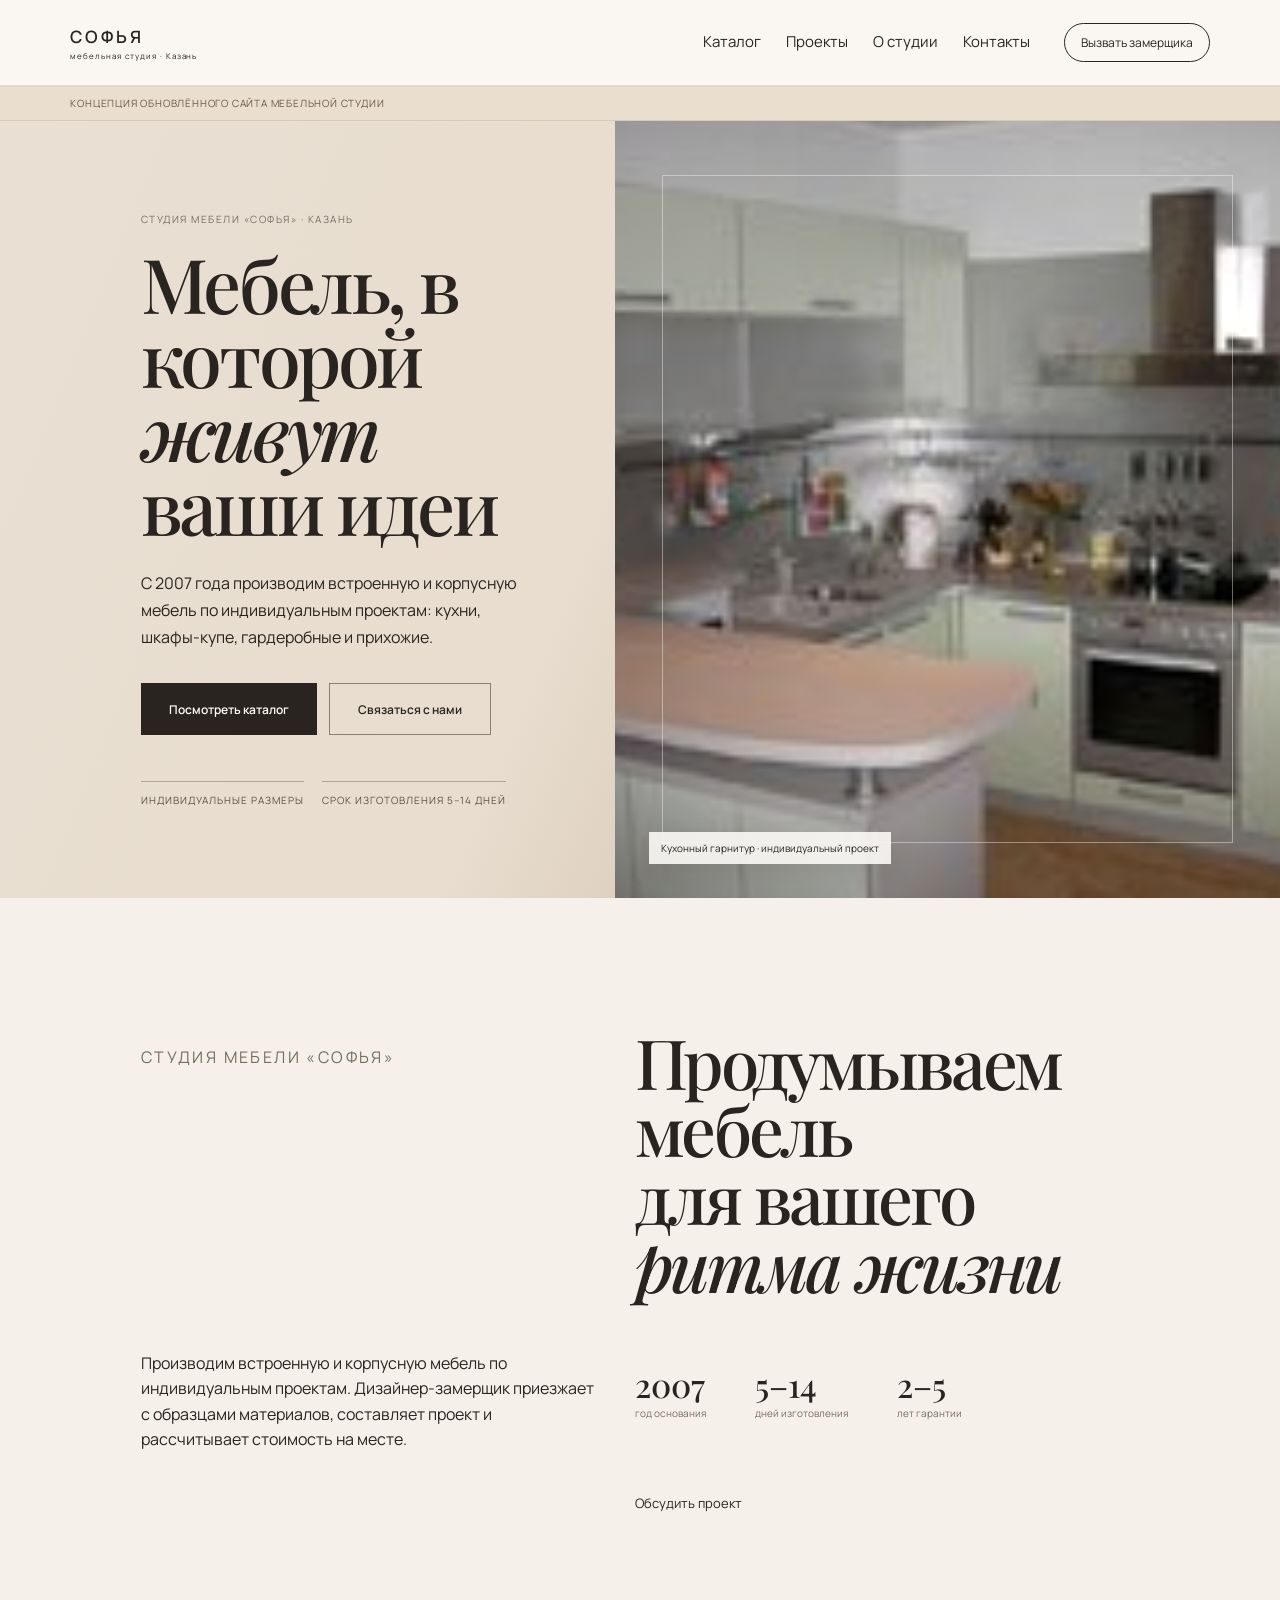
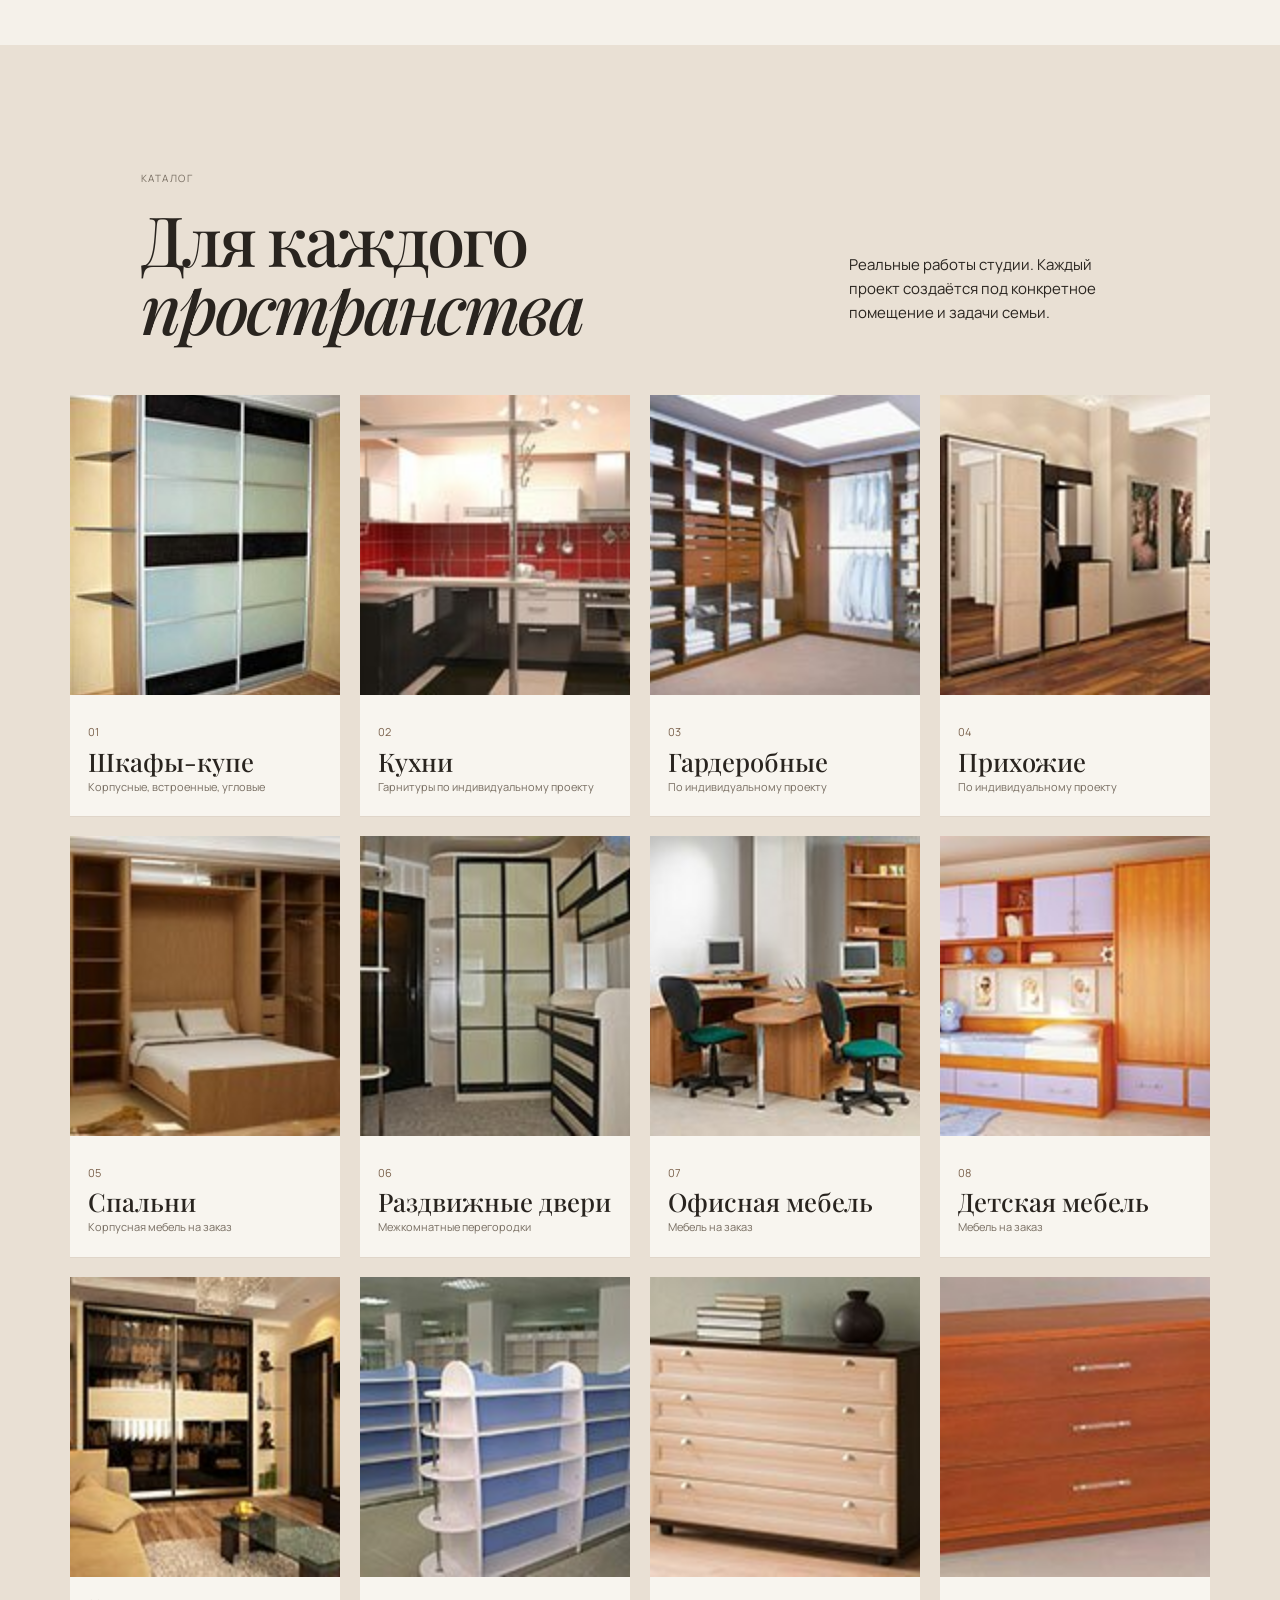
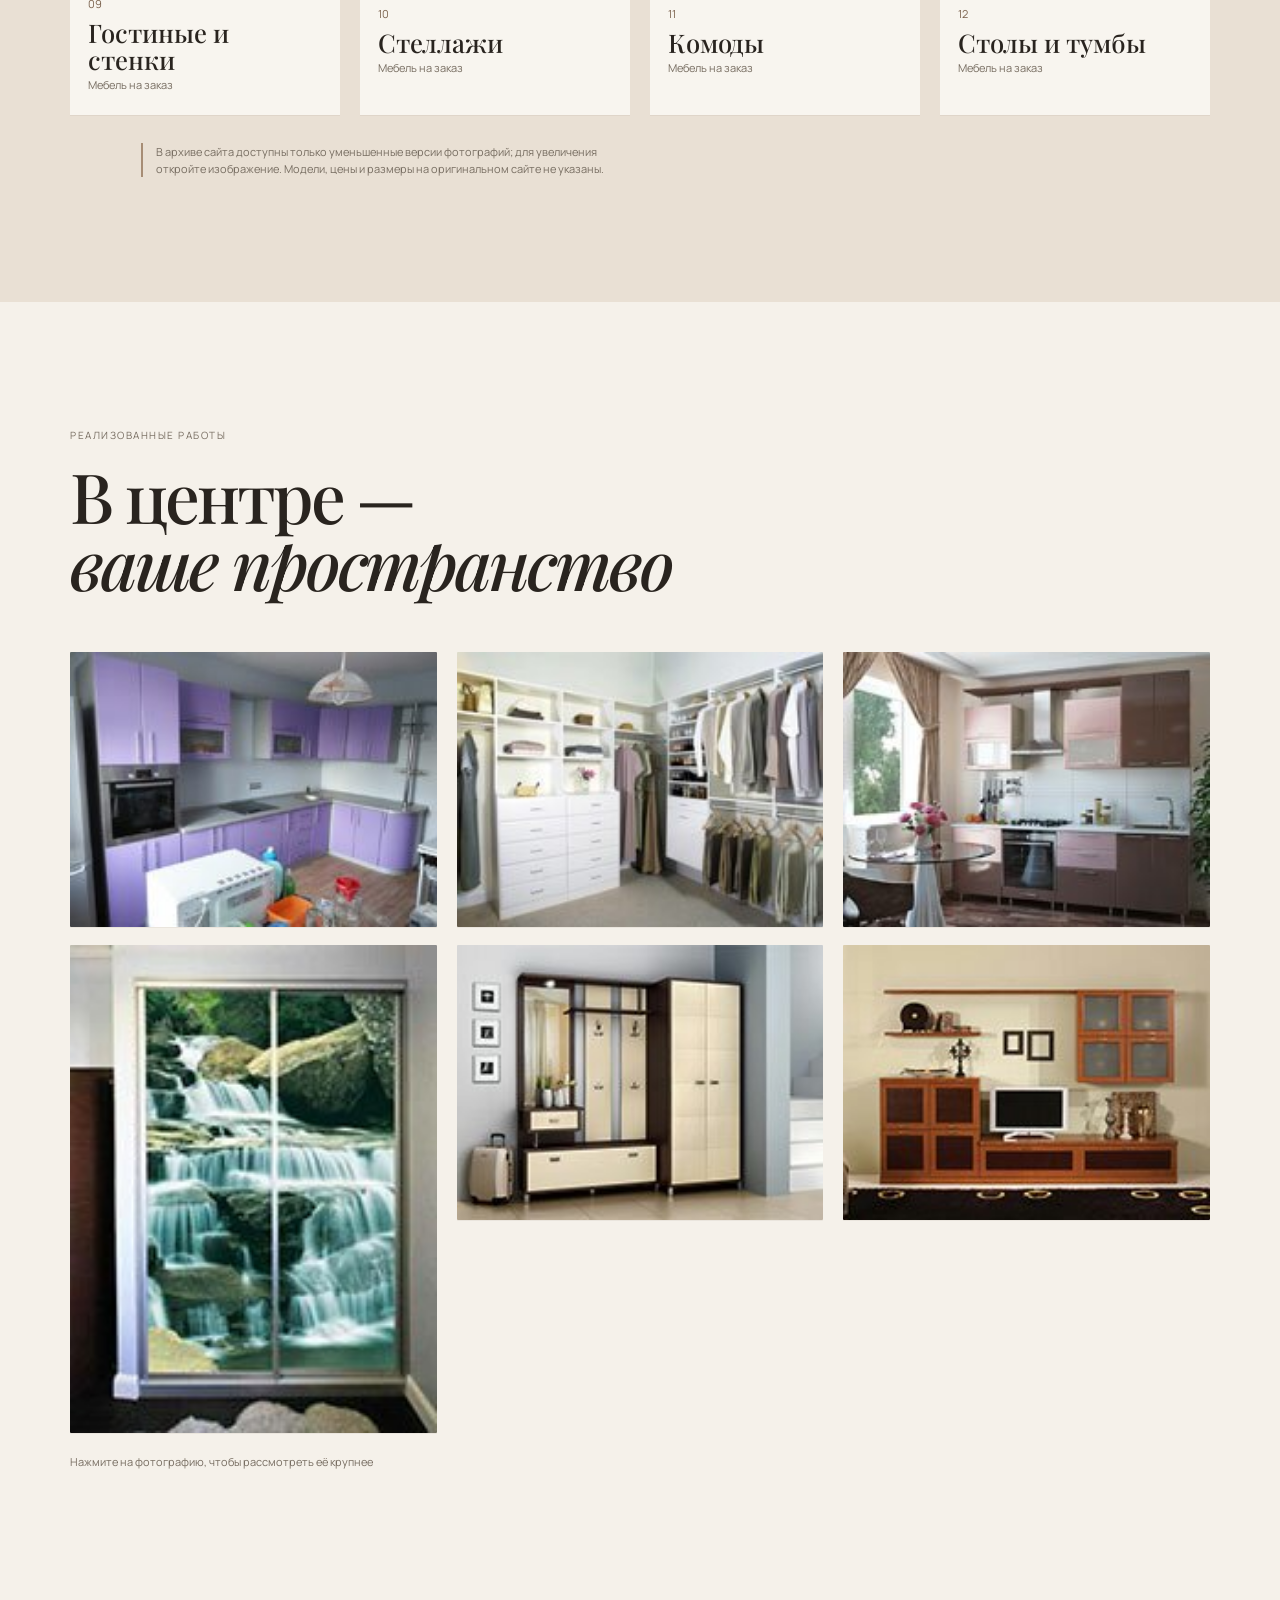
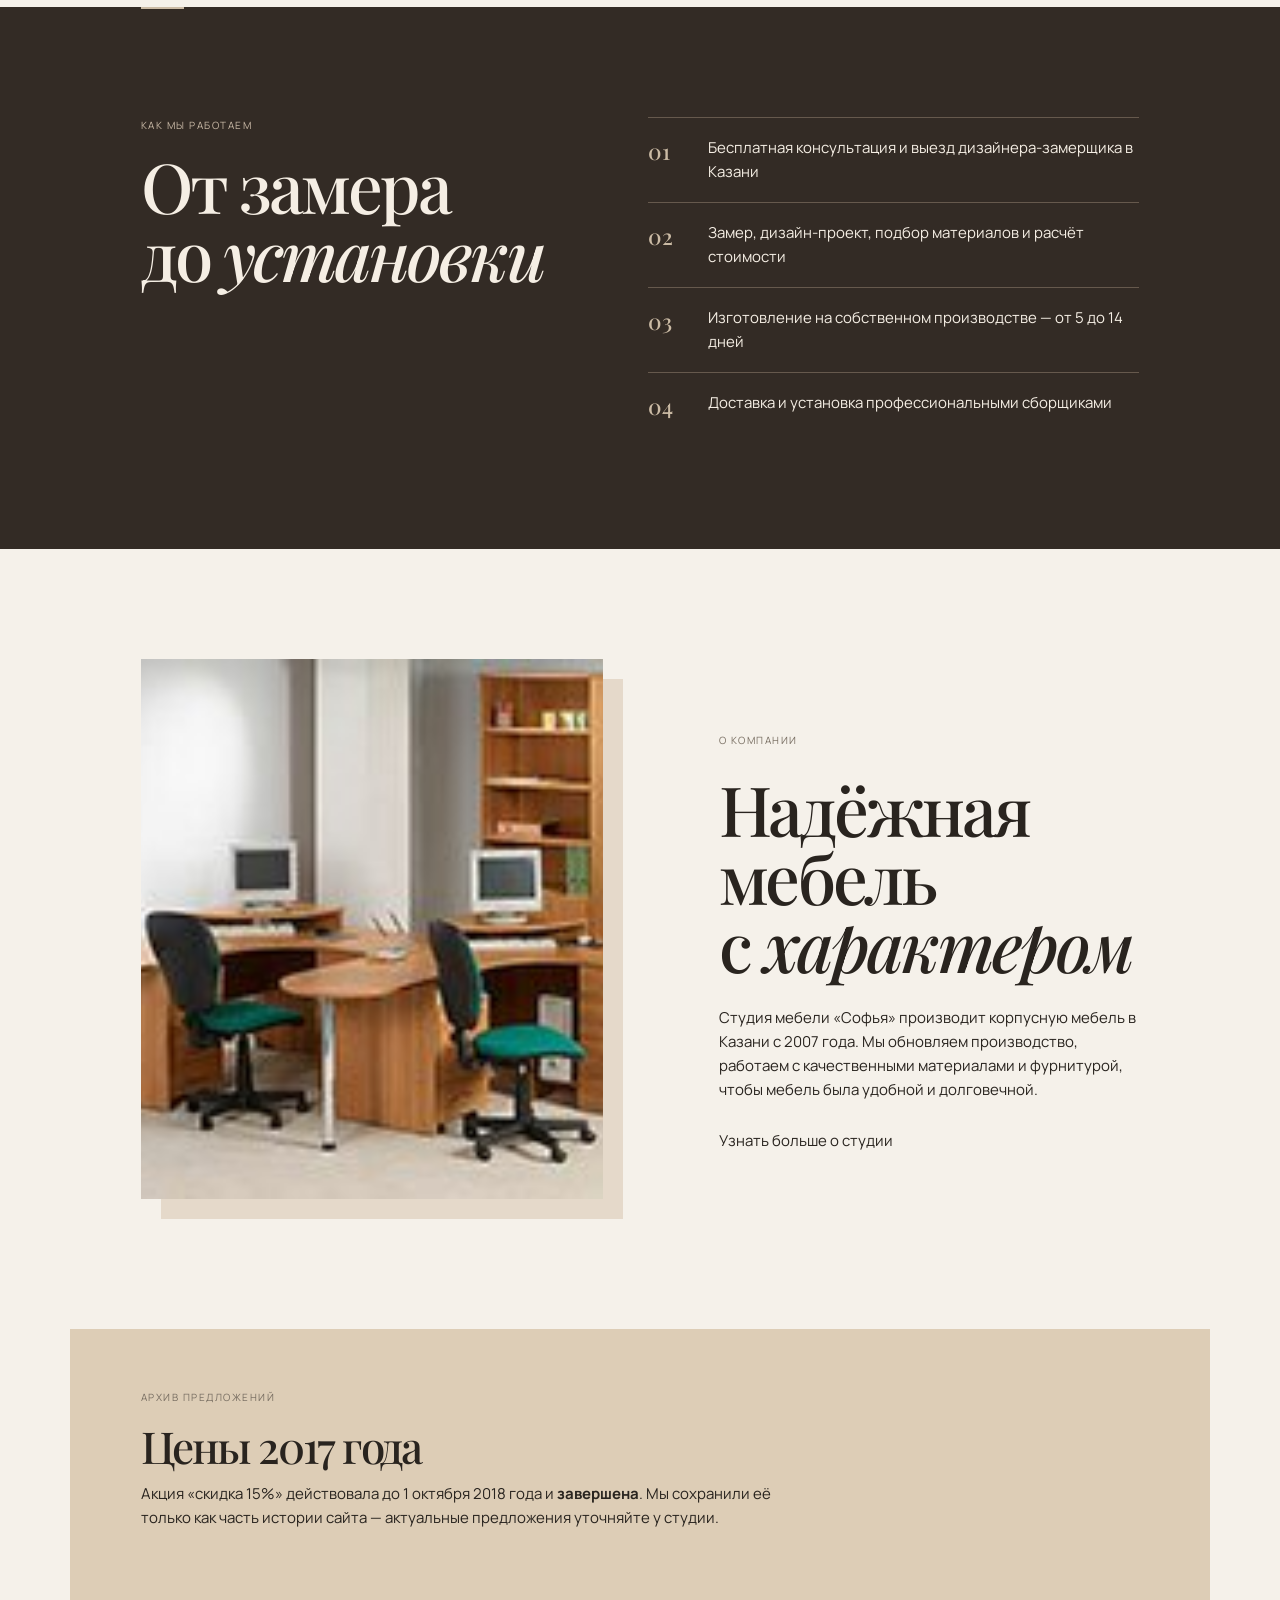
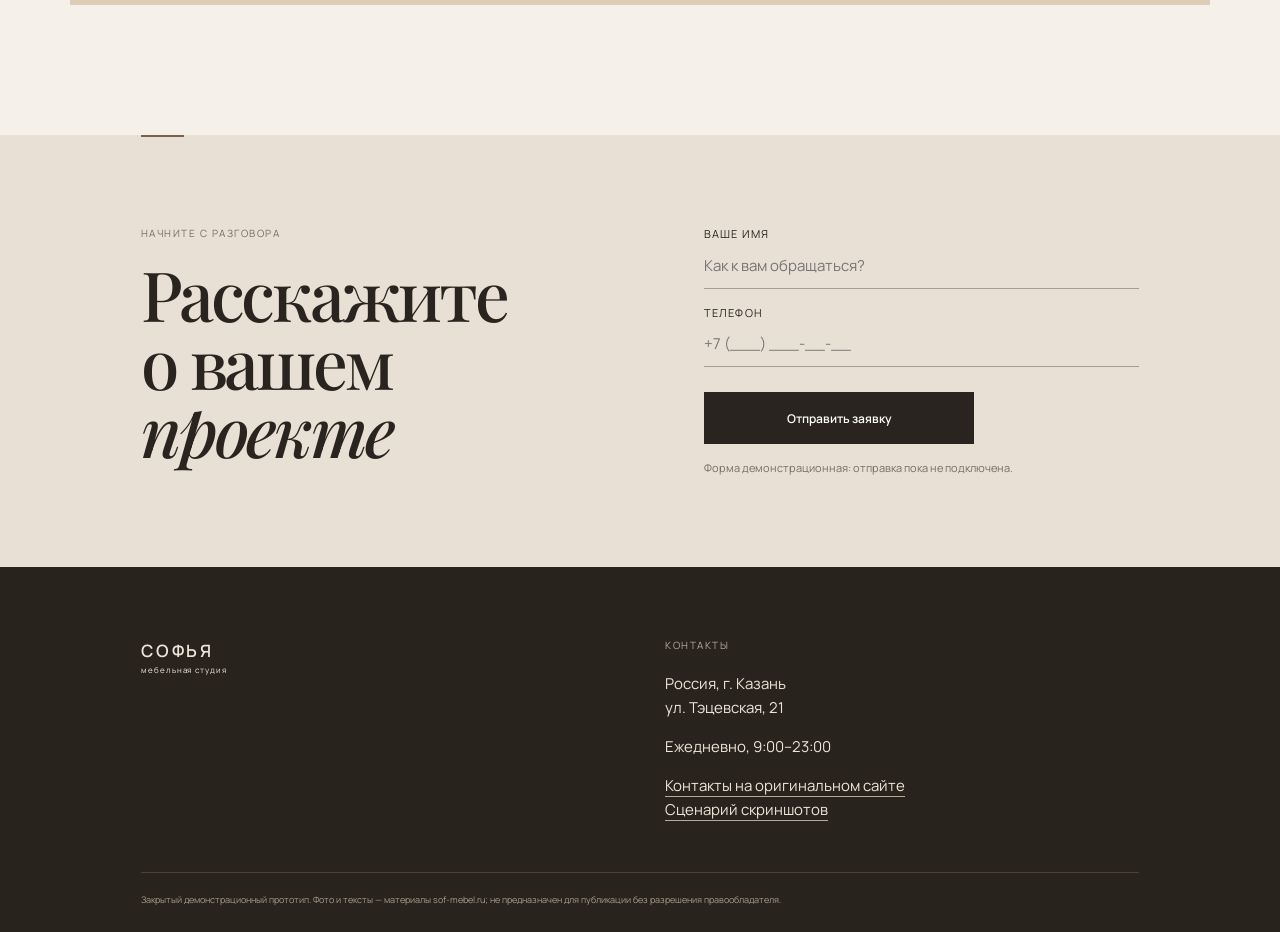
<file: index.html>
<!doctype html>
<html lang="ru"><head><meta charset="utf-8"><meta name="viewport" content="width=device-width,initial-scale=1"><title>Софья — мебель на заказ в Казани</title><meta name="description" content="Закрытый демонстрационный редизайн студии мебели Софья."><link rel="stylesheet" href="styles.css?v=20261116"><link rel="stylesheet" href="enhancements.css?v=20261116"><link rel="stylesheet" href="final-polish.css?v=20261116"><link rel="stylesheet" href="presentation.css?v=20261116"></head>
<body>
<header><a class="brand" href="#top">СОФЬЯ <small>мебельная студия · Казань</small></a><button class="menu" aria-label="Открыть меню">Меню</button><nav><a href="#catalog">Каталог</a><a href="#projects">Проекты</a><a href="#about">О студии</a><a href="#contacts">Контакты</a></nav><a class="pill" href="#request">Вызвать замерщика</a></header><aside class="demo-notice" aria-label="Статус сайта">Концепция обновлённого сайта мебельной студии</aside>
<main id="top"><section class="hero"><div class="hero-copy"><p class="eyebrow">Студия мебели «Софья» · Казань</p><h1>Мебель, в которой<br><i>живут</i> ваши идеи</h1><p class="lead">С 2007 года производим встроенную и корпусную мебель по индивидуальным проектам: кухни, шкафы‑купе, гардеробные и прихожие.</p><div class="actions"><a class="button" href="#catalog">Посмотреть каталог</a><a class="button button-quiet" href="#contacts">Связаться с нами</a></div><div class="hero-proof"><span>Индивидуальные размеры</span><span>Срок изготовления 5–14 дней</span></div></div><figure><img src="assets/images/products/kitchen-kuh001.jpg" alt="Кухня студии Софья"><figcaption>Кухонный гарнитур · индивидуальный проект</figcaption></figure></section>
<section class="intro"><p class="eyebrow">Студия мебели «Софья»</p><h2>Продумываем мебель<br>для вашего <i>ритма жизни</i></h2><p>Производим встроенную и корпусную мебель по индивидуальным проектам. Дизайнер-замерщик приезжает с образцами материалов, составляет проект и рассчитывает стоимость на месте.</p><div class="stats"><b>2007 <small>год основания</small></b><b>5–14 <small>дней изготовления</small></b><b>2–5 <small>лет гарантии</small></b></div><a class="intro-cta text-link" href="#request">Обсудить проект</a></section>
<section id="catalog" class="catalog"><div class="section-head"><div><p class="eyebrow">Каталог</p><h2>Для каждого<br><i>пространства</i></h2></div><p>Реальные работы студии. Каждый проект создаётся под конкретное помещение и задачи семьи.</p></div><div class="cards"><article data-image="assets/images/products/wardrobe-cupe072.jpg"><img src="assets/images/products/wardrobe-cupe072.jpg" alt="Шкаф-купе"><div><span>01</span><h3>Шкафы‑купе</h3><p>Корпусные, встроенные, угловые</p></div></article><article data-image="assets/images/products/kitchen-kuh002.jpg"><img src="assets/images/products/kitchen-kuh002.jpg" alt="Кухонный гарнитур"><div><span>02</span><h3>Кухни</h3><p>Гарнитуры по индивидуальному проекту</p></div></article><article data-image="assets/images/products/dressing-gard001.jpg"><img src="assets/images/products/dressing-gard001.jpg" alt="Гардеробная"><div><span>03</span><h3>Гардеробные</h3><p>По индивидуальному проекту</p></div></article><article data-image="assets/images/products/hallway-prih012.jpg"><img src="assets/images/products/hallway-prih012.jpg" alt="Прихожая"><div><span>04</span><h3>Прихожие</h3><p>По индивидуальному проекту</p></div></article><article data-image="assets/images/projects/bedroom-zak022.jpg"><img src="assets/images/projects/bedroom-zak022.jpg" alt="Спальня"><div><span>05</span><h3>Спальни</h3><p>Корпусная мебель на заказ</p></div></article><article data-image="assets/images/projects/sliding-doors-zak030.jpg"><img src="assets/images/projects/sliding-doors-zak030.jpg" alt="Раздвижные двери и перегородки"><div><span>06</span><h3>Раздвижные двери</h3><p>Межкомнатные перегородки</p></div></article><article data-image="assets/images/projects/office-ofis034.jpg"><img src="assets/images/projects/office-ofis034.jpg" alt="Офисная мебель"><div><span>07</span><h3>Офисная мебель</h3><p>Мебель на заказ</p></div></article><article data-image="assets/images/projects/childrens-zak019.jpg"><img src="assets/images/projects/childrens-zak019.jpg" alt="Детская мебель"><div><span>08</span><h3>Детская мебель</h3><p>Мебель на заказ</p></div></article><article data-image="assets/images/projects/living-wall-zak004.jpg"><img src="assets/images/projects/living-wall-zak004.jpg" alt="Гостиная и стенка"><div><span>09</span><h3>Гостиные и стенки</h3><p>Мебель на заказ</p></div></article><article data-image="assets/images/projects/shelving-zak021.jpg"><img src="assets/images/projects/shelving-zak021.jpg" alt="Стеллаж"><div><span>10</span><h3>Стеллажи</h3><p>Мебель на заказ</p></div></article><article data-image="assets/images/projects/chest-zak008.jpg"><img src="assets/images/projects/chest-zak008.jpg" alt="Комод"><div><span>11</span><h3>Комоды</h3><p>Мебель на заказ</p></div></article><article data-image="assets/images/projects/table-cabinet-zak024.jpg"><img src="assets/images/projects/table-cabinet-zak024.jpg" alt="Столы и тумбы"><div><span>12</span><h3>Столы и тумбы</h3><p>Мебель на заказ</p></div></article></div><p class="catalog-note">В архиве сайта доступны только уменьшенные версии фотографий; для увеличения откройте изображение. Модели, цены и размеры на оригинальном сайте не указаны.</p></section>
<section id="projects" class="projects"><p class="eyebrow">Реализованные работы</p><h2>В центре —<br><i>ваше пространство</i></h2><div class="masonry"><img src="assets/images/products/kitchen-kuh004.jpg" alt="Реализованный кухонный проект"><img src="assets/images/products/wardrobe-cupe073.jpg" alt="Реализованный шкаф-купе"><img src="assets/images/products/dressing-gard002.jpg" alt="Реализованная гардеробная"><img src="assets/images/products/hallway-prih013.jpg" alt="Реализованная прихожая"><img src="assets/images/products/kitchen-kuh009.jpg" alt="Кухня студии Софья"><img src="assets/images/interiors/02f5cd6f47b9f60f.jpg" alt="Интерьер с мебелью Софья"></div><p class="hint">Нажмите на фотографию, чтобы рассмотреть её крупнее</p></section>
<section class="process"><div><p class="eyebrow">Как мы работаем</p><h2>От замера<br>до <i>установки</i></h2></div><ol><li><b>01</b><span>Бесплатная консультация и выезд дизайнера-замерщика в Казани</span></li><li><b>02</b><span>Замер, дизайн-проект, подбор материалов и расчёт стоимости</span></li><li><b>03</b><span>Изготовление на собственном производстве — от 5 до 14 дней</span></li><li><b>04</b><span>Доставка и установка профессиональными сборщиками</span></li></ol></section>
<section id="about" class="about"><img src="assets/images/projects/007207497b61dbdc.jpg" alt="Мебель студии Софья"><div><p class="eyebrow">О компании</p><h2>Надёжная мебель<br>с <i>характером</i></h2><p>Студия мебели «Софья» производит корпусную мебель в Казани с 2007 года. Мы обновляем производство, работаем с качественными материалами и фурнитурой, чтобы мебель была удобной и долговечной.</p><a class="text-link" href="#contacts">Узнать больше о студии</a></div></section>
<section class="archive"><p class="eyebrow">Архив предложений</p><h2>Цены 2017 года</h2><p>Акция «скидка 15%» действовала до 1 октября 2018 года и <b>завершена</b>. Мы сохранили её только как часть истории сайта — актуальные предложения уточняйте у студии.</p></section>
<section id="request" class="request"><div><p class="eyebrow">Начните с разговора</p><h2>Расскажите<br>о вашем <i>проекте</i></h2></div><form><label>Ваше имя<input required placeholder="Как к вам обращаться?"></label><label>Телефон<input type="tel" required placeholder="+7 (___) ___-__-__"></label><button class="button" type="submit">Отправить заявку</button><p class="form-note" aria-live="polite">Форма демонстрационная: отправка пока не подключена.</p></form></section>
</main><footer id="contacts"><div class="brand">СОФЬЯ <small>мебельная студия</small></div><div><p class="eyebrow">Контакты</p><p>Россия, г. Казань<br>ул. Тэцевская, 21</p><p>Ежедневно, 9:00–23:00</p><a href="https://sof-mebel.ru/o-kompanii/kontakty" target="_blank" rel="noreferrer">Контакты на оригинальном сайте</a><br><a href="screenshots.html">Сценарий скриншотов</a></div><small>Закрытый демонстрационный прототип. Фото и тексты — материалы sof-mebel.ru; не предназначен для публикации без разрешения правообладателя.</small></footer><dialog><button aria-label="Закрыть">×</button><img alt="Увеличенное фото"></dialog><script src="script.js?v=20261116"></script></body></html>
</file>
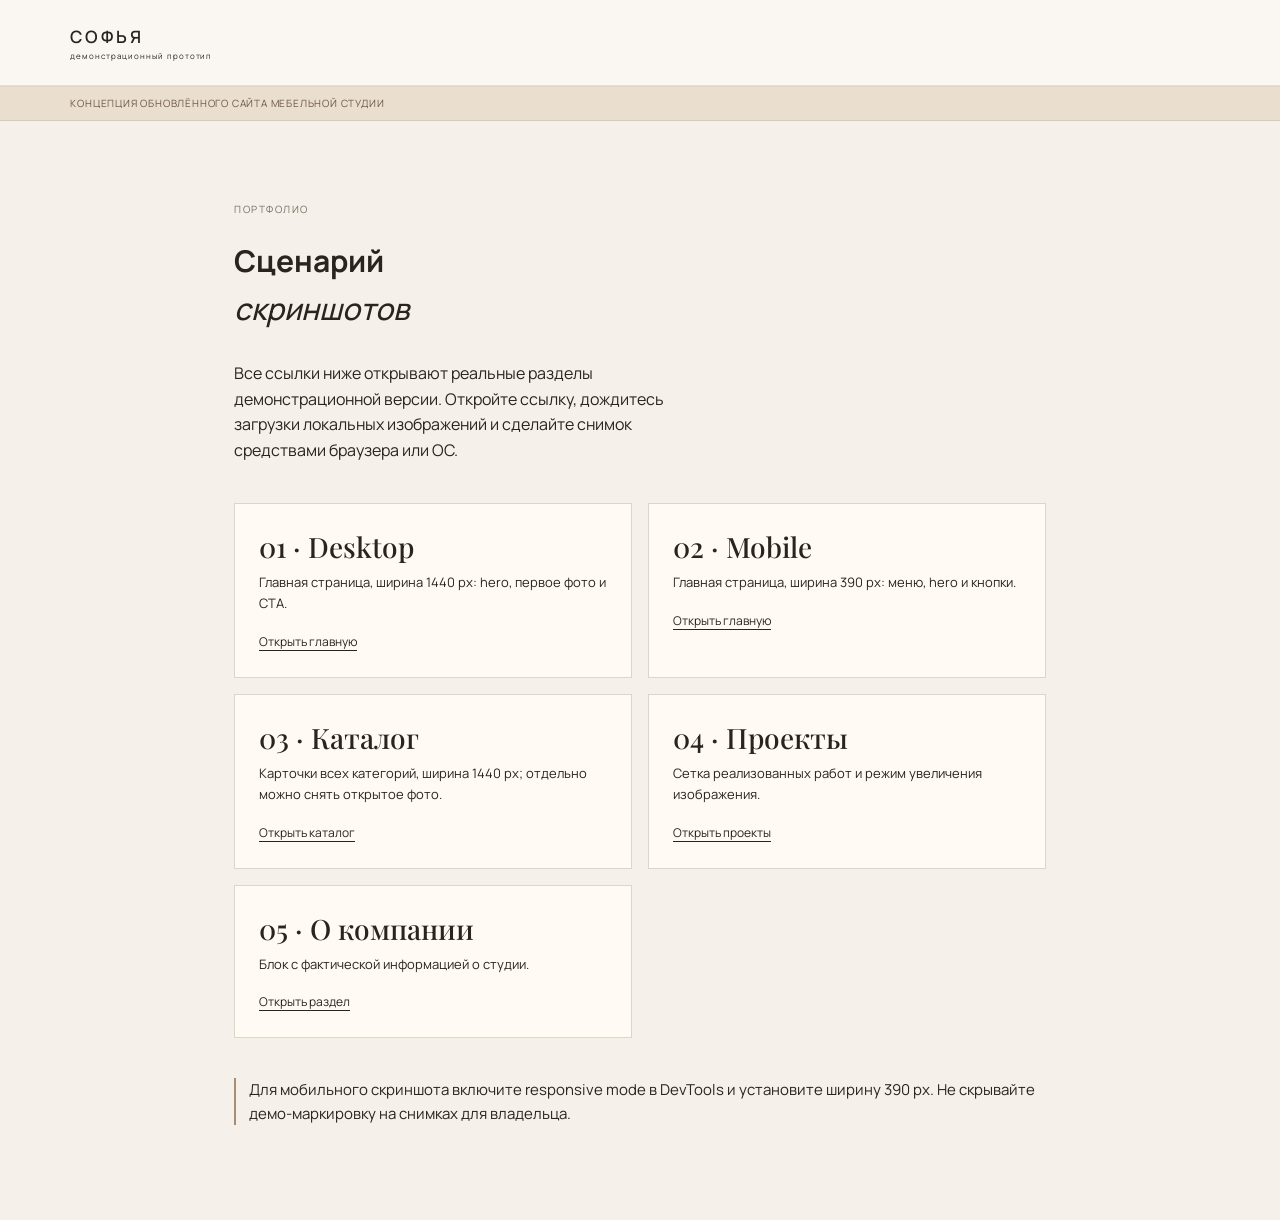
<file: screenshots.html>
<!doctype html>
<html lang="ru"><head><meta charset="utf-8"><meta name="viewport" content="width=device-width,initial-scale=1"><title>Софья — сценарий скриншотов</title><link rel="stylesheet" href="styles.css?v=20261116"><link rel="stylesheet" href="final-polish.css?v=20261116"><style>main{max-width:940px;margin:auto;padding:80px 5vw}.shot-list{display:grid;grid-template-columns:repeat(2,1fr);gap:16px;margin:40px 0}.shot{padding:24px;background:#fffaf3;border:1px solid #e0d5c5}.shot b{display:block;font:500 28px 'Playfair Display',serif;margin-bottom:7px}.shot p{font-size:13px;margin:0 0 15px}.shot a{font-size:12px;border-bottom:1px solid}@media(max-width:600px){main{padding-top:48px}.shot-list{grid-template-columns:1fr}}</style></head><body><header><a class="brand" href="index.html">СОФЬЯ <small>демонстрационный прототип</small></a></header><aside class="demo-notice">Концепция обновлённого сайта мебельной студии</aside><main><p class="eyebrow">Портфолио</p><h1>Сценарий<br><i>скриншотов</i></h1><p class="lead">Все ссылки ниже открывают реальные разделы демонстрационной версии. Откройте ссылку, дождитесь загрузки локальных изображений и сделайте снимок средствами браузера или ОС.</p><div class="shot-list"><article class="shot"><b>01 · Desktop</b><p>Главная страница, ширина 1440 px: hero, первое фото и CTA.</p><a href="index.html#top">Открыть главную</a></article><article class="shot"><b>02 · Mobile</b><p>Главная страница, ширина 390 px: меню, hero и кнопки.</p><a href="index.html#top">Открыть главную</a></article><article class="shot"><b>03 · Каталог</b><p>Карточки всех категорий, ширина 1440 px; отдельно можно снять открытое фото.</p><a href="index.html#catalog">Открыть каталог</a></article><article class="shot"><b>04 · Проекты</b><p>Сетка реализованных работ и режим увеличения изображения.</p><a href="index.html#projects">Открыть проекты</a></article><article class="shot"><b>05 · О компании</b><p>Блок с фактической информацией о студии.</p><a href="index.html#about">Открыть раздел</a></article></div><p class="catalog-note">Для мобильного скриншота включите responsive mode в DevTools и установите ширину 390 px. Не скрывайте демо-маркировку на снимках для владельца.</p></main></body></html>
</file>
<file: styles.css>
@import url('https://fonts.googleapis.com/css2?family=Manrope:wght@400;500;600&family=Playfair+Display:ital,wght@0,500;0,600;1,500;1,600&display=swap');
:root{--ink:#29241f;--cream:#f5f1ea;--sand:#dfd2c0;--brown:#7b624d;--line:#d9cfbf}*{box-sizing:border-box}html{scroll-behavior:smooth}body{margin:0;background:var(--cream);color:var(--ink);font:15px/1.6 Manrope,Arial,sans-serif}header{height:86px;display:flex;align-items:center;gap:34px;padding:0 5.5vw;border-bottom:1px solid #e7ded1;background:#faf8f4;position:sticky;top:0;z-index:2}.brand{letter-spacing:.17em;font-weight:600;font-size:17px;white-space:nowrap}.brand small{display:block;font-size:8px;letter-spacing:.12em;font-weight:400}nav{display:flex;gap:25px;margin-left:auto}a{color:inherit;text-decoration:none}nav a,.text-link{border-bottom:1px solid transparent}.text-link:hover,nav a:hover{border-color:var(--ink)}.pill{border:1px solid var(--ink);border-radius:30px;padding:9px 16px;font-size:12px}.menu{display:none}.hero{display:grid;grid-template-columns:1fr 1.08fr;min-height:calc(100vh - 86px);background:#e7dfd4}.hero-copy{align-self:center;padding:8vw 4vw 8vw 11vw}.eyebrow{text-transform:uppercase;letter-spacing:.15em;font-size:10px;margin:0 0 19px;color:#776d61}.hero h1,h2{font:500 clamp(44px,5.4vw,82px)/.98 'Playfair Display',serif;letter-spacing:-.045em;margin:0}i{font-weight:500}.lead{max-width:430px;margin:28px 0;font-size:16px}.actions{display:flex;align-items:center;gap:26px}.button{font:600 12px Manrope;background:var(--ink);color:#fff;border:0;padding:16px 20px;cursor:pointer}.hero figure{margin:0;position:relative;min-height:560px;overflow:hidden}.hero figure img{width:100%;height:100%;object-fit:cover;display:block}.hero figcaption{position:absolute;bottom:25px;left:25px;background:#faf8f4e8;padding:8px 12px;font-size:10px}.intro{padding:130px 11vw;display:grid;grid-template-columns:1fr 1.1fr;gap:35px}.intro>p{max-width:475px;margin:17px 0 0;font-size:16px}.stats{grid-column:2;display:flex;gap:48px;margin-top:28px}.stats b{font:500 33px 'Playfair Display'}.stats small{display:block;font:10px Manrope;color:#776d61}.catalog,.projects{padding:105px 5.5vw}.catalog{background:#e9e0d4}.section-head{display:flex;justify-content:space-between;align-items:end;margin:0 5.5vw 55px}.section-head>p{max-width:290px}.cards{display:grid;grid-template-columns:repeat(4,1fr);gap:17px}.cards article{background:#f8f5ef;cursor:zoom-in;transition:transform .3s}.cards article:hover{transform:translateY(-8px)}.cards img{width:100%;aspect-ratio:.8;object-fit:cover;display:block}.cards div{padding:18px}.cards span{color:var(--brown);font-size:11px}.cards h3{font:500 28px 'Playfair Display';margin:7px 0 0}.cards p{font-size:11px;margin:3px 0;color:#776d61}.projects h2{margin-bottom:55px}.masonry{columns:3;gap:18px}.masonry img{width:100%;display:block;margin:0 0 18px;cursor:zoom-in;transition:filter .2s}.masonry img:hover{filter:brightness(.86)}.hint{font-size:11px;color:#776d61}.process{background:#332b25;color:#f5eee4;padding:110px 11vw;display:grid;grid-template-columns:1fr 1.1fr;gap:60px}.process .eyebrow{color:#cabaa7}.process ol{list-style:none;margin:0;padding:0}.process li{display:grid;grid-template-columns:60px 1fr;border-top:1px solid #66594d;padding:18px 0;font-size:15px}.process b{font:500 22px 'Playfair Display';color:#cbbba5}.about{padding:110px 11vw;display:grid;grid-template-columns:1.1fr 1fr;gap:9vw;align-items:center}.about img{width:100%;height:540px;object-fit:cover}.about p{max-width:430px;margin:27px 0}.archive{margin:0 5.5vw;padding:60px 5.5vw;background:#ddcdb6}.archive h2{font-size:44px}.archive p:last-child{max-width:650px}.request{margin-top:110px;padding:90px 11vw;background:#e9e0d5;display:grid;grid-template-columns:1fr 1fr;gap:10vw}.request form{display:grid;gap:15px}.request label{font-size:11px;text-transform:uppercase;letter-spacing:.1em}.request input{display:block;width:100%;border:0;border-bottom:1px solid #a99d8e;padding:12px 0;background:transparent;font:15px Manrope;outline:0}.request .button{justify-self:start;margin-top:10px}.form-note{margin:0;color:#776d61;font-size:11px}footer{background:#29231e;color:#eee5d8;padding:70px 11vw 25px;display:grid;grid-template-columns:1fr 1fr;gap:50px}footer .eyebrow{color:#b9a896}footer a{border-bottom:1px solid #b9a896}footer>small{grid-column:1/-1;color:#aa9b8a;font-size:9px;border-top:1px solid #4d4137;padding-top:20px}dialog{border:0;background:#241f1ae8;padding:50px;max-width:95vw;max-height:95vh}dialog::backdrop{background:#000b}dialog img{max-height:78vh;max-width:83vw;display:block}dialog button{position:absolute;right:13px;top:7px;border:0;background:transparent;color:white;font-size:28px;cursor:pointer}@media(max-width:800px){header{height:67px;padding:0 5vw}.menu{display:block;margin-left:auto;border:0;background:none;font:12px Manrope}header nav{display:none;position:absolute;top:67px;left:0;right:0;padding:22px 5vw;background:#faf8f4;flex-direction:column;gap:15px;border-bottom:1px solid var(--line)}header nav.open{display:flex}.pill{display:none}.hero{grid-template-columns:1fr}.hero-copy{padding:70px 8vw 50px}.hero figure{min-height:430px}.intro,.process,.about,.request{grid-template-columns:1fr;padding:80px 8vw;gap:35px}.stats{grid-column:auto;gap:22px}.stats b{font-size:25px}.section-head{display:block;margin:0 3vw 35px}.cards{grid-template-columns:1fr 1fr}.catalog,.projects{padding:75px 5vw}.masonry{columns:2;gap:10px}.masonry img{margin-bottom:10px}.about img{height:380px;grid-row:2}.archive{margin:0;padding:50px 8vw}.request{margin-top:75px}footer{grid-template-columns:1fr;padding:60px 8vw 25px;gap:30px}.hero h1,h2{font-size:47px}}
</file>
<file: enhancements.css>
/* Точечные улучшения: сохраняют исходную визуальную систему. */
.hero figure{min-height:440px;max-height:520px}
.cards{grid-template-columns:repeat(4,minmax(0,1fr))}
.cards img{aspect-ratio:.9}
.catalog-note{max-width:500px;margin:28px 5.5vw 0;font-size:11px;color:#776d61}
@media(max-width:800px){.hero figure{min-height:360px;max-height:420px}.cards{grid-template-columns:1fr 1fr}.catalog-note{margin-left:3vw}}
</file>
<file: final-polish.css>
/* Финальная визуальная настройка v2: только существующая палитра и локальные материалы. */
body{overflow-x:hidden}.demo-notice{padding:9px 5.5vw;background:#eadfce;color:#6c5745;font-size:10px;letter-spacing:.08em;text-transform:uppercase;border-bottom:1px solid rgba(123,98,77,.17)}header{backdrop-filter:blur(14px);background:rgba(250,248,244,.92);box-shadow:0 1px 0 rgba(69,51,35,.05)}.hero{min-height:min(760px,calc(100vh - 86px));position:relative;background:linear-gradient(112deg,#e9dfd2 0%,#e8ddcf 47%,#bca58d 100%)}.hero-copy{position:relative;z-index:1;padding-top:7vw;padding-bottom:7vw}.hero h1{font-size:clamp(48px,5.9vw,88px);max-width:650px}.hero .lead{font-size:16px;line-height:1.7;max-width:485px}.hero figure{min-height:0;max-height:none;isolation:isolate}.hero figure:before{content:"";position:absolute;inset:0;z-index:1;background:linear-gradient(90deg,rgba(42,34,27,.16),transparent 45%),linear-gradient(0deg,rgba(34,27,21,.38),transparent 34%)}.hero figure:after{content:"";position:absolute;inset:7% 7%;z-index:2;border:1px solid rgba(255,255,255,.4);pointer-events:none}.hero figure img{filter:saturate(.82) contrast(1.04);transform:scale(1.035);transition:transform 1.2s ease}.hero:hover figure img{transform:scale(1.07)}.hero figcaption{z-index:3;bottom:34px;left:34px;color:#29241f;box-shadow:0 8px 24px rgba(37,27,18,.13)}.actions{gap:12px;flex-wrap:wrap;margin-top:32px}.button{min-height:52px;display:inline-flex;align-items:center;justify-content:center;text-align:center;padding-left:28px;padding-right:28px;transition:transform .25s ease,background .25s ease,box-shadow .25s ease}.button:hover{transform:translateY(-2px);box-shadow:0 10px 20px rgba(45,32,20,.2)}.button-quiet{background:transparent;color:var(--ink);border:1px solid rgba(41,36,31,.5)}.button-quiet:hover{background:#f8f3ec}.hero-proof{display:flex;gap:18px;flex-wrap:wrap;margin-top:46px;font-size:10px;text-transform:uppercase;letter-spacing:.1em;color:#5d5044}.hero-proof span{padding-top:10px;border-top:1px solid rgba(70,56,42,.35)}.intro-cta{grid-column:2;justify-self:start;margin-top:5px;font-size:13px}.catalog{padding-top:125px;padding-bottom:125px}.cards{gap:20px}.cards article{overflow:hidden;box-shadow:0 1px 0 rgba(66,46,28,.06)}.cards img{transition:transform .55s cubic-bezier(.2,.7,.2,1),filter .35s ease}.cards article:hover img{transform:scale(1.055);filter:saturate(.85)}.cards h3{font-size:clamp(22px,2vw,28px);line-height:1.05}.cards div{min-height:121px;display:flex;flex-direction:column;justify-content:flex-end}.catalog-note{border-left:2px solid #a78d75;padding-left:13px;line-height:1.55}.projects{padding-top:125px;padding-bottom:125px}.masonry{column-gap:20px}.masonry img{border-radius:1px;box-shadow:0 1px 0 rgba(60,44,28,.06);transition:transform .35s ease,filter .35s ease,box-shadow .35s ease}.masonry img:hover{filter:brightness(.94) saturate(.8);transform:translateY(-3px);box-shadow:0 18px 30px rgba(57,41,25,.14)}.hint{margin-top:20px}.process,.request{position:relative}.process:before,.request:before{content:"";position:absolute;top:0;left:11vw;width:43px;height:2px;background:#cbbba5}.request:before{background:#7b624d}.about img{box-shadow:20px 20px 0 #e5d9ca}.archive{margin-top:20px}.request{margin-top:130px}.request .button{width:100%;max-width:270px}.request form{align-content:start}dialog{border-radius:2px;box-shadow:0 30px 90px #0008}dialog button{z-index:2}@media(max-width:800px){.demo-notice{padding:8px 7vw;font-size:8px}header{gap:14px}.hero{min-height:auto}.hero-copy{padding:62px 7vw 38px}.hero h1{font-size:clamp(43px,12vw,58px)}.hero .lead{font-size:14px;margin:22px 0}.hero figure{min-height:320px;max-height:390px}.hero figure:after{inset:5%}.hero figcaption{bottom:17px;left:17px}.actions{display:grid;grid-template-columns:1fr;margin-top:26px}.actions .button{width:100%}.hero-proof{margin-top:30px;gap:9px;display:grid;grid-template-columns:1fr 1fr;font-size:8px}.intro-cta{grid-column:auto;margin-top:0}.catalog,.projects{padding-top:82px;padding-bottom:82px}.cards{gap:12px}.cards div{min-height:101px;padding:14px}.cards h3{font-size:21px}.cards p{font-size:10px}.masonry{columns:2;column-gap:12px}.masonry img{margin-bottom:12px}.about img{box-shadow:10px 10px 0 #e5d9ca}.request{margin-top:80px}.request .button{max-width:none}.process:before,.request:before{left:8vw}}@media(max-width:420px){.cards{grid-template-columns:1fr}.cards img{aspect-ratio:1.25}.hero-proof{grid-template-columns:1fr}.catalog-note{margin-right:3vw}}
/* Цвет кнопки «Меню» в мобильной шапке. */
.menu{color:var(--ink);cursor:pointer}
</file>
<file: presentation.css>
/* Демо-маркировка остаётся в кадре при просмотре разделов. */
.demo-notice{position:sticky;top:86px;z-index:1}
@media(max-width:800px){.demo-notice{top:67px}}
</file>
